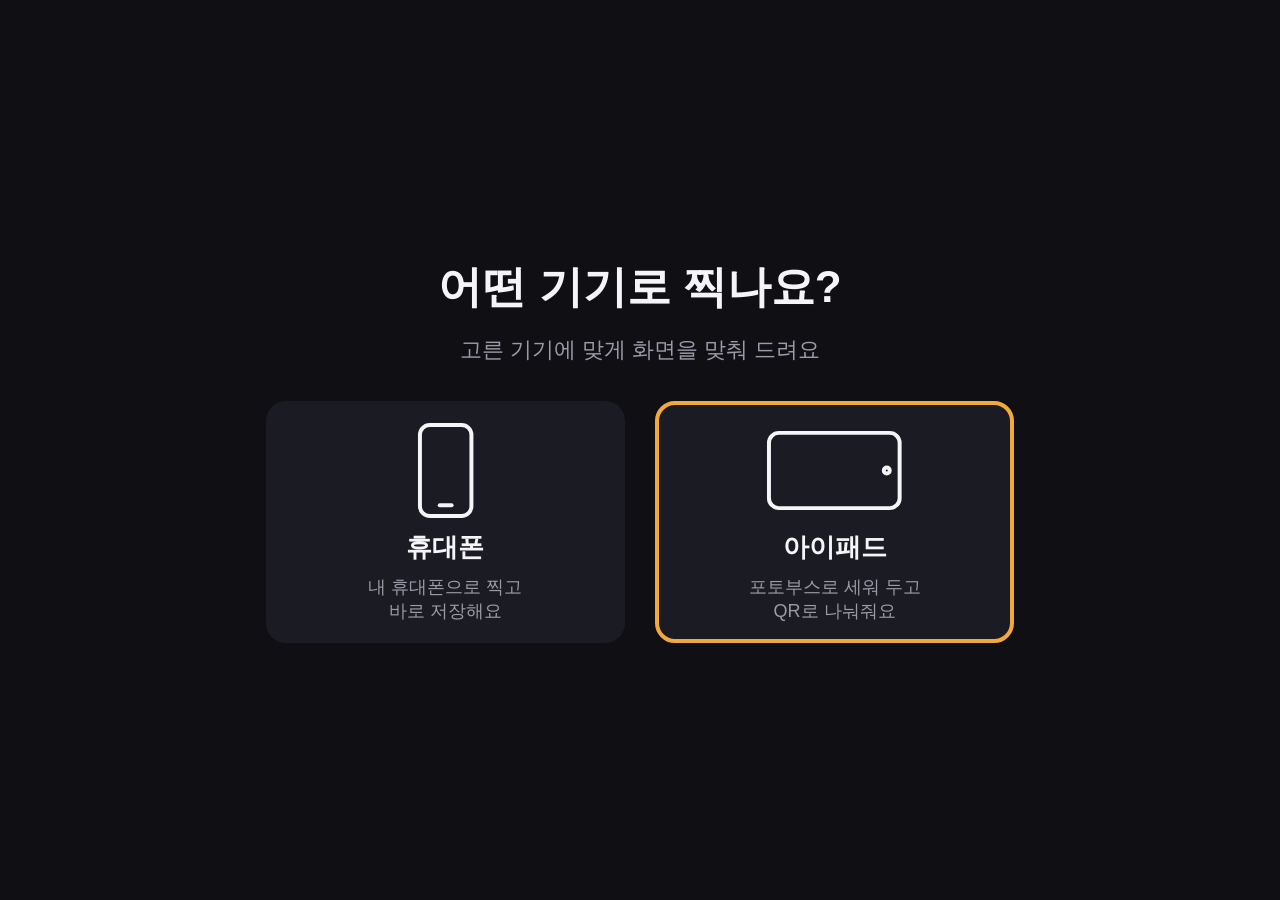
<file: index.html>
<!doctype html>
<html lang="ko">
<head>
  <meta charset="utf-8">
  <meta name="viewport" content="width=device-width, initial-scale=1, viewport-fit=cover">
  <meta name="robots" content="noindex">
  <meta name="apple-mobile-web-app-capable" content="yes">
  <meta name="mobile-web-app-capable" content="yes">
  <meta name="apple-mobile-web-app-status-bar-style" content="black-translucent">
  <meta name="apple-mobile-web-app-title" content="주리네컷">
  <meta name="theme-color" content="#0f0f14">
  <title>주리네컷</title>
  <link rel="icon" href="assets/icon-180.png">
  <link rel="apple-touch-icon" href="assets/icon-180.png">
  <link rel="manifest" href="manifest.webmanifest">
  <link rel="stylesheet" href="css/booth.css">
  <script src="vendor/qrcode.js"></script>
  <script src="vendor/supabase.js"></script>
  <script type="module" src="js/booth.js"></script>
</head>
<body>
  <section class="screen" id="screen-device">
    <h2>어떤 기기로 찍나요?</h2>
    <p class="sub">고른 기기에 맞게 화면을 맞춰 드려요</p>
    <div class="choices">
      <button class="card device-card" data-action="pick-device" data-id="phone">
        <svg viewBox="0 0 64 100" aria-hidden="true"><rect x="6" y="4" width="52" height="92" rx="10"/><line x1="26" y1="85" x2="38" y2="85"/></svg>
        <strong>휴대폰</strong>
        <span>내 휴대폰으로 찍고<br>바로 저장해요</span>
      </button>
      <button class="card device-card" data-action="pick-device" data-id="tablet">
        <svg viewBox="0 0 140 100" aria-hidden="true"><rect x="4" y="12" width="132" height="76" rx="10"/><circle cx="123" cy="50" r="3"/></svg>
        <strong>아이패드</strong>
        <span>포토부스로 세워 두고<br>QR로 나눠줘요</span>
      </button>
    </div>
  </section>

  <section class="screen" id="screen-start" data-action="start">
    <button class="corner-link" data-action="change-device">기기 바꾸기</button>
    <img class="logo" src="assets/logo.png" alt="주리랑 로고">
    <p class="eyebrow" id="event-line"></p>
    <h1 class="title">주리네컷</h1>
    <p class="tap-hint">화면을 터치해서 시작하세요</p>
    <p class="status-line" id="status-line"></p>
  </section>

  <section class="screen" id="screen-layout">
    <h2>사진 구성을 골라주세요</h2>
    <div class="choices" id="layout-choices"></div>
    <nav class="actions">
      <button class="btn" data-action="home">처음으로</button>
    </nav>
  </section>

  <section class="screen" id="screen-shoot">
    <div class="viewfinder">
      <video id="video" autoplay muted playsinline></video>
      <div id="countdown"></div>
      <div id="flash"></div>
    </div>
    <aside class="shoot-panel">
      <p id="shot-counter"></p>
      <div class="slots" id="shot-slots"></div>
      <div id="shoot-idle">
        <button class="btn primary" data-action="shoot-start">촬영 시작</button>
        <button class="btn" data-action="back-layout">이전</button>
      </div>
    </aside>
  </section>

  <section class="screen" id="screen-review">
    <h2>이 사진으로 할까요?</h2>
    <div id="review-preview"></div>
    <nav class="actions">
      <button class="btn" data-action="retake">다시 찍기</button>
      <button class="btn primary" data-action="save">이대로 저장</button>
    </nav>
  </section>

  <section class="screen" id="screen-qr">
    <img id="qr-photo" alt="">
    <div class="qr-panel" id="qr-panel">
      <h2>사진 받아가세요!</h2>
      <div class="qr-box">
        <img id="qr-code" alt="사진 받기 QR 코드">
        <div class="spinner"></div>
      </div>
      <p id="qr-message"></p>
      <p id="qr-video"></p>
      <button class="btn" id="qr-home" data-action="home">처음으로</button>
    </div>
  </section>

  <!-- 휴대폰 모드의 마지막 화면: QR 대신 바로 저장 -->
  <section class="screen" id="screen-done">
    <img id="done-photo" alt="완성된 주리네컷 사진">
    <div class="done-panel">
      <h2>완성됐어요!</h2>
      <button class="btn primary" data-action="save-photo">사진 저장하기</button>
      <button class="btn" id="save-clip" data-action="save-clip" disabled></button>
      <p id="done-hint"></p>
      <button class="btn ghost" data-action="home">처음으로</button>
    </div>
  </section>

  <div id="toast" role="status"></div>
</body>
</html>
</file>
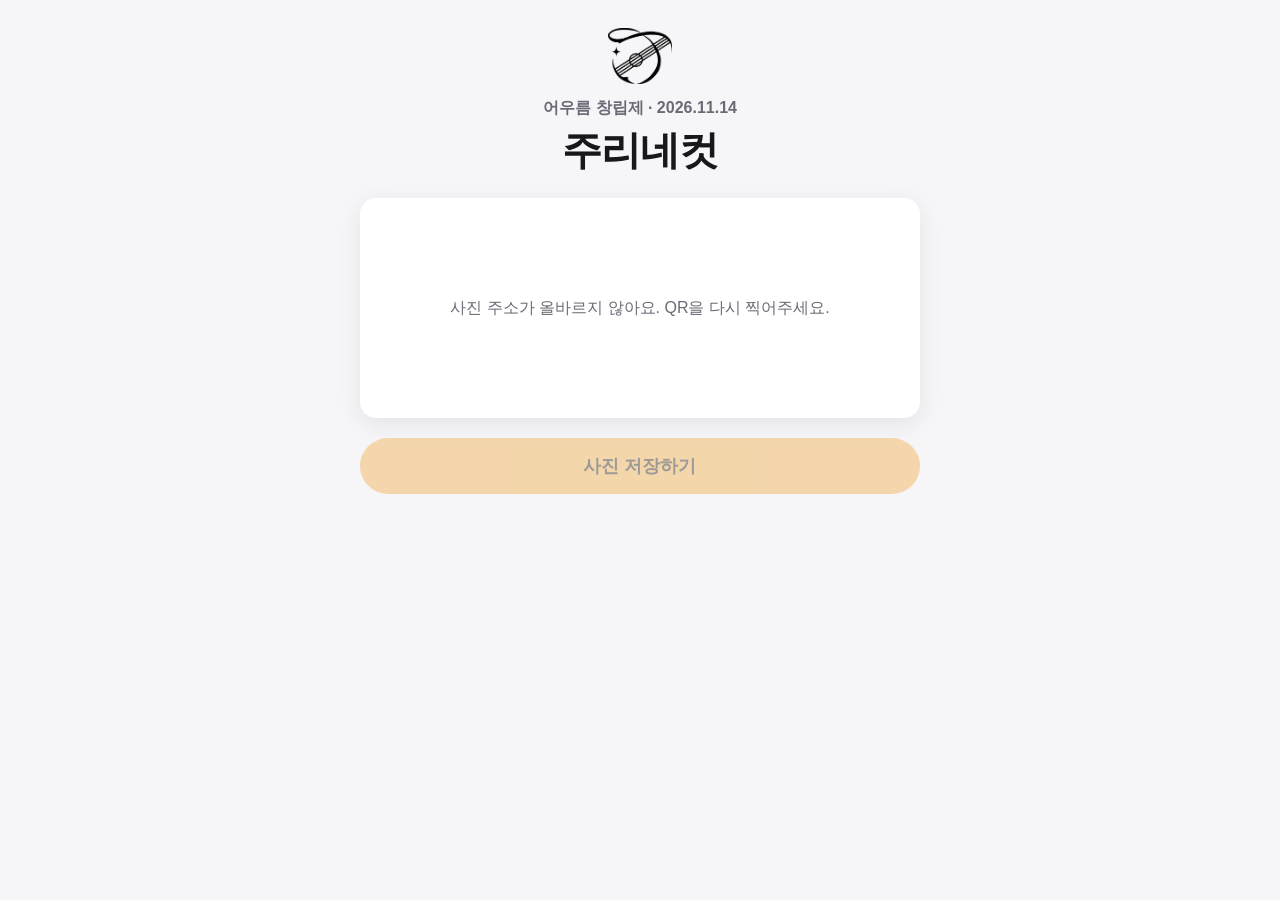
<file: photo.html>
<!doctype html>
<html lang="ko">
<head>
  <meta charset="utf-8">
  <meta name="viewport" content="width=device-width, initial-scale=1">
  <meta name="robots" content="noindex">
  <title>주리네컷</title>
  <link rel="icon" href="assets/icon-180.png">
  <link rel="stylesheet" href="css/photo.css">
  <script type="module" src="js/photo.js"></script>
</head>
<body>
  <main>
    <header>
      <img class="logo" src="assets/logo.png" alt="주리랑 로고">
      <p class="eyebrow" id="event-line"></p>
      <h1>주리네컷</h1>
    </header>
    <figure class="photo">
      <img id="photo" alt="주리네컷 사진">
      <p id="status">사진을 불러오는 중이에요…</p>
    </figure>
    <button id="save" disabled>사진 저장하기</button>

    <figure class="photo" id="clip-box">
      <video id="clip" controls muted loop playsinline autoplay hidden></video>
      <p id="clip-status">🎬 촬영 영상을 기다리는 중이에요…</p>
    </figure>
    <button id="save-clip" disabled>영상 저장하기</button>

    <p id="hint"></p>
  </main>
</body>
</html>
</file>
<file: css/booth.css>
:root {
  --bg: #0f0f14;
  --panel: #1b1b23;
  --line: #2c2c37;
  --text: #f5f5f7;
  --muted: #9a9aa8;
  --accent: #f2a93b;        /* 포스터의 노을빛 */
  --accent-text: #1c1407;
  --warn: #ffcf66;
  --radius: 20px;
  font-family: -apple-system, "Apple SD Gothic Neo", "Noto Sans KR", sans-serif;
}

* { box-sizing: border-box; margin: 0; }

html, body { height: 100%; }

body {
  background: var(--bg);
  color: var(--text);
  overflow: hidden;
  word-break: keep-all;
  touch-action: manipulation;
  -webkit-user-select: none;
  user-select: none;
  -webkit-touch-callout: none;
  -webkit-tap-highlight-color: transparent;
}

button { font: inherit; color: inherit; background: none; border: 0; cursor: pointer; }

h2 { font-size: clamp(28px, 3.6vw, 44px); font-weight: 800; }

.screen {
  position: fixed;
  inset: 0;
  display: none;
  flex-direction: column;
  align-items: center;
  justify-content: center;
  gap: 4vh;
  padding: max(3vh, env(safe-area-inset-top)) 4vw max(3vh, env(safe-area-inset-bottom));
}
.screen.active { display: flex; }

.btn {
  min-height: 72px;
  padding: 0 40px;
  border-radius: 999px;
  font-size: 24px;
  font-weight: 700;
  background: var(--panel);
  border: 2px solid var(--line);
}
.btn.primary { background: var(--accent); border-color: var(--accent); color: var(--accent-text); }
.btn:active { transform: scale(0.97); }
.btn:disabled { opacity: 0.55; transform: none; }
.btn[hidden] { display: none; }
.btn.ghost { background: transparent; border-color: transparent; color: var(--muted); }

.actions { display: flex; gap: 20px; }

/* ---- 기기 고르기 ---- */

#screen-device .sub { margin-top: -2vh; color: var(--muted); font-size: clamp(16px, 2vw, 22px); }
.device-card { --card-width: 28vw; justify-content: center; gap: 14px; padding: 4vh 2vw; text-align: center; }
.device-card svg {
  height: clamp(64px, 11vh, 120px);
  fill: none;
  stroke: currentColor;
  stroke-width: 4;
  stroke-linecap: round;
}

/* ---- 시작 ---- */

#screen-start {
  gap: 2vh;
  cursor: pointer;
  background: radial-gradient(circle at 50% 42%, rgba(242, 169, 59, 0.2), transparent 60%);
}
.logo { height: 15vh; margin-bottom: 2vh; filter: invert(1); }
.eyebrow { color: var(--muted); font-size: clamp(20px, 2.4vw, 30px); font-weight: 600; }
.title { font-size: clamp(88px, 13vw, 180px); font-weight: 900; letter-spacing: -0.03em; line-height: 1.05; }
.tap-hint { margin-top: 3vh; font-size: 26px; font-weight: 700; color: var(--accent); animation: pulse 1.6s ease-in-out infinite; }
.status-line { position: absolute; right: 32px; bottom: 24px; font-size: 16px; color: var(--muted); }
.corner-link {
  position: absolute;
  left: 24px;
  top: max(20px, env(safe-area-inset-top));
  padding: 10px 18px;
  border: 1px solid var(--line);
  border-radius: 999px;
  font-size: 16px;
  color: var(--muted);
}

@keyframes pulse { 50% { opacity: 0.35; } }

/* ---- 레이아웃 고르기 ---- */

.choices { display: flex; justify-content: center; gap: 2.4vw; width: 100%; }

.card {
  flex: 0 1 var(--card-width, 36vw);
  display: flex;
  flex-direction: column;
  align-items: center;
  gap: 10px;
  padding: 16px;
  border-radius: var(--radius);
  background: var(--panel);
  border: 4px solid transparent;
}
/* 2×2는 가로로, 세로 네 컷은 세로로 길어서 높이를 같은 한도로 맞춘다 */
.card canvas { display: block; width: auto; height: auto; max-width: 100%; max-height: 46vh; border-radius: 10px; }
.card strong { font-size: 26px; }
.card span { font-size: 18px; color: var(--muted); }
.card.selected { border-color: var(--accent); }
.card:active { transform: scale(0.98); }

/* ---- 촬영 ---- */

#screen-shoot { flex-direction: row; gap: 3vw; }

.viewfinder {
  position: relative;
  width: min(70vw, calc((100dvh - 8vh) * 4 / 3));
  aspect-ratio: 4 / 3;
  border-radius: var(--radius);
  overflow: hidden;
  background: #000;
}
.viewfinder video { display: block; width: 100%; height: 100%; object-fit: cover; }
.viewfinder.mirror video { transform: scaleX(-1); }

#countdown {
  position: absolute;
  inset: 0;
  display: grid;
  place-items: center;
  font-size: 24vh;
  font-weight: 900;
  color: #fff;
  text-shadow: 0 4px 30px rgba(0, 0, 0, 0.5);
  pointer-events: none;
}
#countdown.tick { animation: tick 1s ease-out; }

#flash { position: absolute; inset: 0; background: #fff; opacity: 0; pointer-events: none; }
#flash.on { animation: flash 0.5s ease-out; }

@keyframes tick { from { transform: scale(1.4); opacity: 0; } 20% { transform: scale(1); opacity: 1; } }
@keyframes flash { from { opacity: 0.9; } to { opacity: 0; } }

.shoot-panel { width: 20vw; display: flex; flex-direction: column; gap: 24px; }
#shot-counter { font-size: 32px; font-weight: 800; text-align: center; }

.slots { display: grid; gap: 8px; }
.slots.grid { grid-template-columns: 1fr 1fr; }
.slots.strip { width: 55%; margin: 0 auto; }
.slot {
  display: grid;
  place-items: center;
  aspect-ratio: 4 / 3;
  overflow: hidden;
  border-radius: 8px;
  background: var(--panel);
  color: var(--muted);
  font-size: 22px;
  font-weight: 700;
}
.slot canvas { display: block; width: 100%; height: 100%; }

#shoot-idle { display: flex; flex-direction: column; gap: 12px; }
#shoot-idle[hidden] { display: none; }

/* ---- 확인 ---- */

#screen-review { gap: 2.5vh; }
#review-preview canvas {
  display: block;
  width: auto;
  height: auto;
  max-width: 80vw;
  max-height: calc(100dvh - 12vh - 72px - 50px);
  border-radius: 12px;
  box-shadow: 0 10px 40px rgba(0, 0, 0, 0.6), 0 0 0 1px rgba(255, 255, 255, 0.08);
}

/* ---- QR ---- */

#screen-qr { flex-direction: row; gap: 4vw; }
#qr-photo { max-width: 52vw; max-height: 84dvh; border-radius: 12px; box-shadow: 0 10px 40px rgba(0, 0, 0, 0.5); }

.qr-panel { width: 32vw; display: flex; flex-direction: column; align-items: center; gap: 22px; text-align: center; }

.qr-box {
  position: relative;
  display: grid;
  place-items: center;
  width: min(26vw, 320px);
  aspect-ratio: 1;
  padding: 8px;
  border-radius: 16px;
  background: #fff;
}
.qr-box img { width: 100%; image-rendering: pixelated; }

.spinner {
  position: absolute;
  width: 56px;
  height: 56px;
  border: 6px solid #e4e4ea;
  border-top-color: var(--accent);
  border-radius: 50%;
  animation: spin 0.9s linear infinite;
}
@keyframes spin { to { transform: rotate(360deg); } }

/* 올리는 동안은 QR을 가리고 돌아가는 표시만 보인다 */
.qr-panel[data-state="uploading"] .qr-box img { visibility: hidden; }
.qr-panel:not([data-state="uploading"]) .spinner { display: none; }

#qr-message { font-size: 22px; line-height: 1.5; white-space: pre-line; }
#qr-video { font-size: 18px; line-height: 1.5; color: var(--muted); }
#qr-video:empty { display: none; }
.qr-panel[data-state="delayed"] #qr-message,
.qr-panel[data-state="demo"] #qr-message { color: var(--warn); }

/* ---- 휴대폰: 완성(QR 대신 바로 저장) ---- */

#screen-done { gap: 16px; }
#done-photo {
  display: block;
  max-width: 100%;
  max-height: calc(100dvh - 330px);
  border-radius: 10px;
  box-shadow: 0 10px 40px rgba(0, 0, 0, 0.6), 0 0 0 1px rgba(255, 255, 255, 0.08);
}
.done-panel { width: min(100%, 340px); display: flex; flex-direction: column; gap: 10px; text-align: center; }
.done-panel h2 { margin-bottom: 4px; }
.done-panel .btn { width: 100%; padding: 0 12px; }
#done-hint { font-size: 14px; line-height: 1.5; color: var(--muted); }

/* 세로 네 컷은 길쭉해서 버튼을 옆에 둔다. 휴대폰을 가로로 들었을 때도 옆에 둔다. */
#screen-done[data-layout="strip"] { flex-direction: row; }
#screen-done[data-layout="strip"] #done-photo { max-width: 42vw; max-height: calc(100dvh - 32px); }
#screen-done[data-layout="strip"] .done-panel { flex: 1; }
#screen-done[data-layout="strip"] .done-panel .btn { font-size: 16px; }
@media (orientation: landscape) {
  #screen-done { flex-direction: row; }
  #done-photo { max-width: 52vw; max-height: calc(100dvh - 32px); }
}

/* ================= 휴대폰 =================
   아이패드용 크기를 휴대폰에 맞게 줄이고, 세로로 들었을 때는 위아래로 쌓는다. */

:root[data-device="phone"] h2 { font-size: 24px; }
:root[data-device="phone"] .screen {
  gap: 2.4vh;
  padding: max(16px, env(safe-area-inset-top)) 16px max(16px, env(safe-area-inset-bottom));
}
:root[data-device="phone"] .btn { min-height: 54px; padding: 0 26px; font-size: 18px; }
:root[data-device="phone"] .actions { gap: 10px; }

:root[data-device="phone"] #screen-device .sub { margin-top: -1vh; font-size: 15px; }
:root[data-device="phone"] .device-card svg { height: 72px; }

:root[data-device="phone"] .logo { height: 9vh; margin-bottom: 1vh; }
:root[data-device="phone"] .eyebrow { font-size: 15px; text-align: center; }
:root[data-device="phone"] .title { font-size: clamp(56px, 19vmin, 100px); }
:root[data-device="phone"] .tap-hint { font-size: 19px; }
:root[data-device="phone"] .corner-link { left: 16px; top: max(16px, env(safe-area-inset-top)); font-size: 14px; }

:root[data-device="phone"] .choices { gap: 12px; }
:root[data-device="phone"] .card { flex: 1 1 0; min-width: 0; max-width: 280px; justify-content: center; gap: 8px; padding: 14px 10px; }
:root[data-device="phone"] .card strong { font-size: 18px; }
:root[data-device="phone"] .card span { font-size: 14px; text-align: center; }

:root[data-device="phone"] #countdown { font-size: min(24vh, 36vw); }
:root[data-device="phone"] .shoot-panel { width: 28vw; gap: 12px; }
:root[data-device="phone"] #shot-counter { font-size: 22px; }
:root[data-device="phone"] .slots { grid-template-columns: repeat(4, 1fr); width: 100%; gap: 6px; }
:root[data-device="phone"] .slot { border-radius: 6px; font-size: 15px; }

:root[data-device="phone"] #review-preview canvas {
  max-width: 100%;
  max-height: calc(100dvh - 32px - 4.8vh - 30px - 54px);
}

@media (orientation: portrait) {
  :root[data-device="phone"] #screen-shoot { flex-direction: column; gap: 16px; }
  :root[data-device="phone"] .viewfinder { width: min(100%, calc((100dvh - 220px) * 4 / 3)); }
  :root[data-device="phone"] .shoot-panel { width: 100%; }
  :root[data-device="phone"] #shoot-idle { flex-direction: row; justify-content: center; }
  /* 촬영 중 버튼이 사라져도 자리는 남겨서 카메라 화면이 움직이지 않게 한다 */
  :root[data-device="phone"] #shoot-idle[hidden] { display: flex; visibility: hidden; }
}

/* ---- 알림 ---- */

#toast {
  position: fixed;
  left: 50%;
  bottom: 40px;
  transform: translateX(-50%);
  max-width: calc(100vw - 32px);
  padding: 16px 28px;
  border-radius: 14px;
  background: #2a2a33;
  font-size: 20px;
  opacity: 0;
  transition: opacity 0.3s;
  pointer-events: none;
}
#toast.show { opacity: 1; }
</file>
<file: css/photo.css>
:root {
  --bg: #f6f5f8;
  --card: #ffffff;
  --text: #17171c;
  --muted: #6b6b76;
  --accent: #f2a93b;
  --accent-text: #1c1407;
  color-scheme: light dark;
  font-family: -apple-system, "Apple SD Gothic Neo", "Noto Sans KR", sans-serif;
}

@media (prefers-color-scheme: dark) {
  :root { --bg: #0f0f14; --card: #1b1b23; --text: #f5f5f7; --muted: #9a9aa8; }
  .logo { filter: invert(1); }
}

body { margin: 0; background: var(--bg); color: var(--text); word-break: keep-all; }

main {
  display: flex;
  flex-direction: column;
  gap: 20px;
  max-width: 560px;
  margin: 0 auto;
  padding: 28px 16px 40px;
  text-align: center;
}

.logo { height: 56px; margin-bottom: 10px; }
.eyebrow { margin: 0; color: var(--muted); font-weight: 600; }
h1 { margin: 4px 0 0; font-size: 40px; font-weight: 900; letter-spacing: -0.02em; }

.photo {
  display: grid;
  place-items: center;
  min-height: 200px;
  margin: 0;
  padding: 10px;
  border-radius: 16px;
  background: var(--card);
  box-shadow: 0 6px 24px rgba(0, 0, 0, 0.08);
}
.photo img { display: block; width: 100%; border-radius: 8px; }
.photo img:not([data-ready]) { display: none; }
.photo video { display: block; width: 100%; border-radius: 8px; background: #000; }
.photo video[hidden] { display: none; }
#clip-box { min-height: 120px; margin-top: 12px; }

#status, #clip-status { margin: 0; color: var(--muted); line-height: 1.6; }

#save, #save-clip {
  min-height: 56px;
  border: 0;
  border-radius: 999px;
  background: var(--accent);
  color: var(--accent-text);
  font: inherit;
  font-size: 18px;
  font-weight: 700;
}
#save:disabled, #save-clip:disabled { opacity: 0.4; }
#save-clip[hidden], #clip-box[hidden] { display: none; }

#hint { margin: 0; color: var(--muted); font-size: 14px; line-height: 1.6; }
</file>
